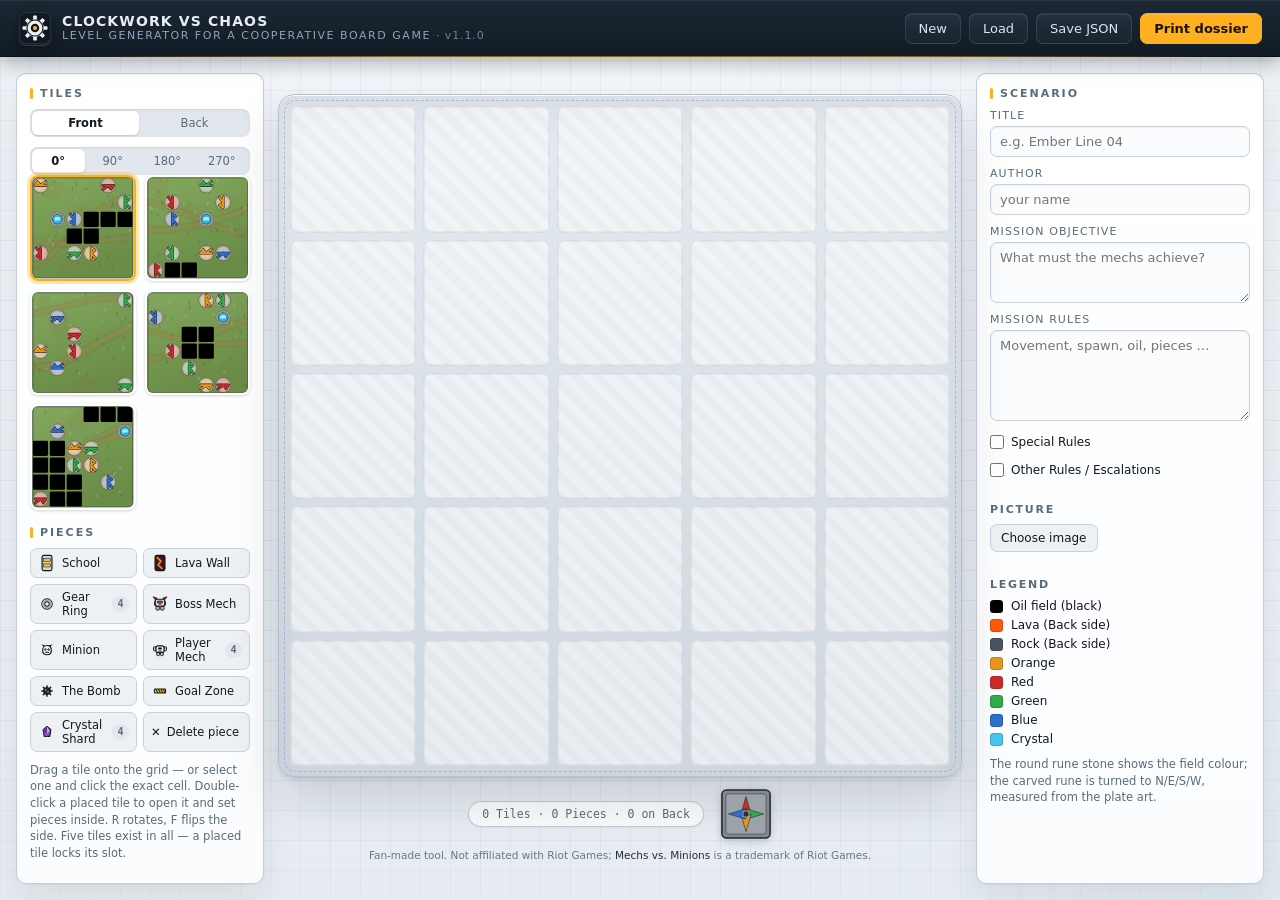
<file: index.html>
<!doctype html>
<html lang="en">
<head>
<meta charset="utf-8">
<meta name="viewport" content="width=device-width, initial-scale=1">
<title>Clockwork vs Chaos — Level generator for a cooperative board game</title>
<meta name="description" content="Scenario editor for double-sided oil-line plates on a 6×6 grid.">
<link rel="icon" href="assets/logo.svg" type="image/svg+xml">
<link rel="stylesheet" href="assets/styles.css">
</head>
<body>

<header class="topbar">
  <a class="brand" href="./">
    <img src="assets/logo.svg" alt="" width="34" height="34">
    <span>
      <strong>Clockwork vs Chaos</strong>
      <em>Level generator for a cooperative board game <b id="app-version" class="version"></b></em>
    </span>
  </a>

  <div class="topbar-actions">
    <button id="btn-new" class="btn" type="button">New</button>
    <button id="btn-load" class="btn" type="button">Load</button>
    <button id="btn-save" class="btn" type="button">Save JSON</button>
    <button id="btn-print" class="btn btn-primary" type="button">Print dossier</button>
    <input id="file-input" type="file" accept="application/json,.json" hidden>
  </div>
</header>

<main class="workspace">

  <aside class="panel palette">
    <h2>Tiles</h2>

    <div class="seg" id="face-toggle">
      <button type="button" data-face="front" class="is-active">Front</button>
      <button type="button" data-face="back">Back</button>
    </div>

    <div class="seg" id="rot-toggle">
      <button type="button" data-rot="0" class="is-active">0°</button>
      <button type="button" data-rot="1">90°</button>
      <button type="button" data-rot="2">180°</button>
      <button type="button" data-rot="3">270°</button>
    </div>

    <div class="tile-grid" id="palette-tiles"></div>

    <h2 style="margin-top:16px">Pieces</h2>
    <div class="piece-grid" id="palette-pieces"></div>

    <p class="hint">
      Drag a tile onto the grid — or select one and click the exact cell.
      Double-click a placed tile to open it and set pieces inside.
      <kbd>R</kbd> rotates, <kbd>F</kbd> flips the side. Five tiles exist in
      all — a placed tile locks its slot.
    </p>
  </aside>

  <section class="board-wrap">
    <div class="board" id="board"></div>
    <div class="board-foot">
      <p class="board-hint" id="board-hint"></p>
      <button class="compass" id="compass" type="button"></button>
    </div>

    <p class="fan-note">
      Fan-made tool. Not affiliated with Riot Games; <em>Mechs vs. Minions</em>
      is a trademark of Riot Games.
    </p>
  </section>

  <aside class="panel side">
    <h2>Scenario</h2>

    <label>Title
      <input id="f-title" type="text" maxlength="80" placeholder="e.g. Ember Line 04">
    </label>
    <label>Author
      <input id="f-author" type="text" maxlength="80" placeholder="your name">
    </label>
    <label>Mission Objective
      <textarea id="f-objective" rows="3" placeholder="What must the mechs achieve?"></textarea>
    </label>
    <label>Mission Rules
      <textarea id="f-rules" rows="5" placeholder="Movement, spawn, oil, pieces …"></textarea>
    </label>

    <label class="check">
      <input id="f-special-on" type="checkbox"> Special Rules
    </label>
    <div class="sub" id="special-box" hidden>
      <textarea id="f-special" rows="4" placeholder="Special rules …"></textarea>
      <div class="chips" id="special-topics"></div>
    </div>

    <label class="check">
      <input id="f-other-on" type="checkbox"> Other Rules / Escalations
    </label>
    <div class="sub" id="other-box" hidden>
      <textarea id="f-other" rows="4" placeholder="Other rules …"></textarea>
    </div>

    <h3>Picture</h3>
    <div class="picture">
      <input id="f-image" type="file" accept="image/*" hidden>
      <button id="btn-image" class="btn-inline" type="button">Choose image</button>
      <button id="btn-image-clear" class="btn-inline" type="button" hidden>Remove</button>
      <img id="image-preview" alt="" hidden>
    </div>

    <div class="legend">
      <h3>Legend</h3>
      <ul>
        <li><span class="sw sw-oil"></span>Oil field (black)</li>
        <li><span class="sw sw-lava"></span>Lava (Back side)</li>
        <li><span class="sw sw-rock"></span>Rock (Back side)</li>
        <li><span class="sw sw-ochre"></span>Orange</li>
        <li><span class="sw sw-red"></span>Red</li>
        <li><span class="sw sw-green"></span>Green</li>
        <li><span class="sw sw-blue"></span>Blue</li>
        <li><span class="sw sw-crystal"></span>Crystal</li>
      </ul>
      <p class="hint">The round rune stone shows the field colour; the carved
      rune is turned to N/E/S/W, measured from the plate art.</p>
    </div>
  </aside>

</main>

<div class="toast" id="toast"></div>

<div class="zoom" id="zoom" hidden>
  <div class="zoom-scrim" data-zoom-close="1"></div>

  <div class="zoom-card" role="dialog" aria-modal="true" aria-labelledby="zoom-title">
    <div class="zoom-head">
      <h2 id="zoom-title">Tile</h2>
      <div class="zoom-actions">
        <button type="button" class="btn" data-zoom-act="rot" title="Turn the selected piece a quarter turn">⟳ Rotate piece</button>
        <button type="button" class="btn" data-zoom-act="flip" title="Turn the plate over">⇅ Flip tile</button>
        <button type="button" class="btn btn-primary" data-zoom-close="1">Done</button>
      </div>
    </div>

    <div class="zoom-body">
      <div class="zoom-stage">
        <div class="zoom-plate" id="zoom-plate"></div>
        <p class="zoom-status" id="zoom-status"></p>
      </div>

      <aside class="zoom-side">
        <h3>Pieces</h3>
        <div class="piece-grid" id="zoom-pieces"></div>
        <p class="hint">
          <strong>Move</strong> drags a placed piece. Pick a piece to stamp it
          — it stays under the cursor so one gesture places and slides it. Once
          its last copy is placed the tool returns to <strong>Move</strong>.
          Select a piece and press <strong>⟳ Rotate piece</strong> to turn it on
          the spot. <strong>Remove</strong> deletes the piece on top.
          <kbd>Esc</kbd> closes.
        </p>
      </aside>
    </div>
  </div>
</div>

<script src="js/tiles.js"></script>
<script src="js/render.js"></script>
<script src="js/app.js"></script>
</body>
</html>
</file>
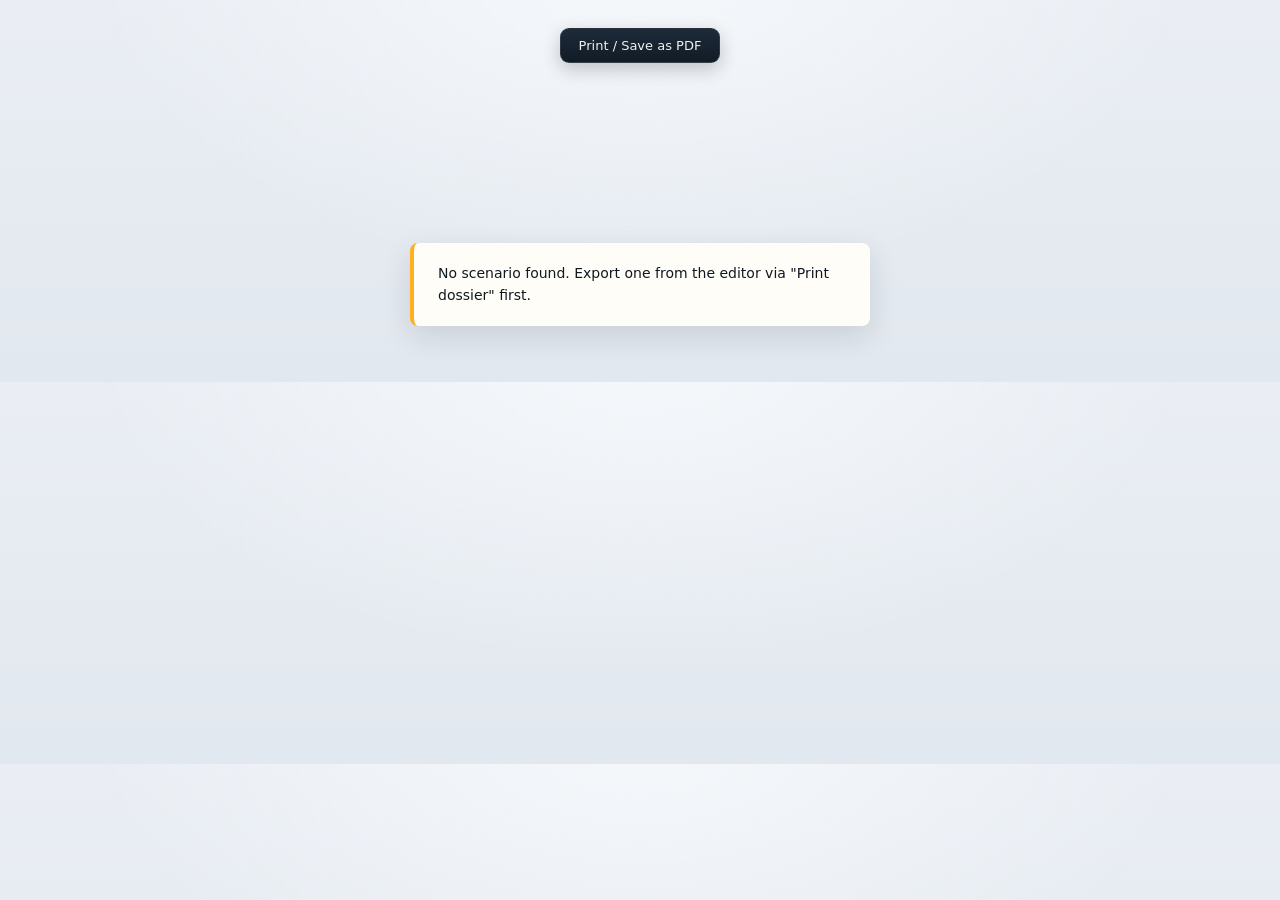
<file: dossier.html>
<!doctype html>
<html lang="en">
<head>
<meta charset="utf-8">
<meta name="viewport" content="width=device-width, initial-scale=1">
<title>Clockwork vs Chaos — Dossier</title>
<link rel="icon" href="assets/logo.svg" type="image/svg+xml">
<style>
  :root {
    --ink: #101820;
    --ink-soft: #5f6f7d;
    --line: #d6dde4;
    --line-soft: #e9edf1;
    --paper: #fffdf9;
    --sheet: #e6ebf1;
    --chrome: #16202b;
    --amber: #ffb020;
    --sans: system-ui, -apple-system, "Segoe UI", Roboto, "Helvetica Neue", Arial, sans-serif;
    --serif: "Iowan Old Style", "Palatino Linotype", Palatino, Georgia, serif;
    --mono: ui-monospace, "SF Mono", "Cascadia Code", Menlo, Consolas, monospace;
  }

  * { box-sizing: border-box; }

  body {
    margin: 0;
    padding: 28px 16px 56px;
    background:
      radial-gradient(900px 520px at 50% -8%, #f5f8fb 0%, rgba(245, 248, 251, 0) 60%),
      linear-gradient(180deg, #eaeef4 0%, #e2e8ef 100%);
    color: var(--ink);
    font-family: var(--sans);
    -webkit-font-smoothing: antialiased;
  }

  /* -------------------------------------------------------------- toolbar -- */

  .toolbar {
    position: sticky;
    top: 0;
    z-index: 10;
    display: flex;
    justify-content: center;
    gap: 8px;
    padding: 0 0 18px;
  }

  .toolbar button {
    padding: 9px 18px;
    border: 1px solid rgba(255, 255, 255, .10);
    border-radius: 9px;
    background: linear-gradient(180deg, #1d2b39 0%, #121b25 100%);
    color: #eef1f4;
    font: inherit;
    font-size: 13px;
    cursor: pointer;
    box-shadow: 0 6px 18px rgba(10, 16, 23, .22);
  }

  .toolbar button:hover { background: linear-gradient(180deg, #27394a 0%, #1a2632 100%); }

  /* ---------------------------------------------------------------- sheet -- */

  .page {
    position: relative;
    display: flex;
    flex-direction: column;
    width: 210mm;
    min-height: 297mm;
    margin: 0 auto 20px;
    background: var(--paper);
    border-top: 3mm solid var(--chrome);
    box-shadow:
      0 2px 6px rgba(16, 24, 32, .14),
      0 24px 48px rgba(16, 24, 32, .12);
    overflow: hidden;
    page-break-after: always;
    break-after: page;
  }

  .page:last-child { page-break-after: auto; break-after: auto; }

  .page-body {
    flex: 1;
    padding: 6mm 18mm 8mm;
  }

  .page-body > h3:first-child,
  .page-body > h2:first-child { margin-top: 0; }

  .page-head {
    display: flex;
    align-items: center;
    gap: 3mm;
    margin: 0 18mm;
    padding: 10mm 0 2.5mm;
    border-bottom: 1px solid var(--line-soft);
    font-family: var(--mono);
    font-size: 7.5pt;
    letter-spacing: .14em;
    text-transform: uppercase;
    color: var(--ink-soft);
  }

  .page-head img {
    display: block;
    width: 5.5mm;
    height: 5.5mm;
    border-radius: 1.2mm;
  }

  .page-head .head-brand { color: var(--ink); }

  .page-head .head-section {
    margin-left: auto;
    color: var(--ink);
  }

  .page--cover .page-body { padding: 16mm 18mm 8mm; }

  .page-foot {
    display: flex;
    align-items: baseline;
    justify-content: space-between;
    gap: 8mm;
    margin: 0 18mm 9mm;
    padding-top: 3mm;
    border-top: 1px solid var(--line-soft);
    font-family: var(--mono);
    font-size: 8pt;
    letter-spacing: .1em;
    text-transform: uppercase;
    color: var(--ink-soft);
  }

  .page-foot .foot-num { color: var(--ink); flex: none; }

  .page-foot .foot-version {
    text-transform: none;
    letter-spacing: .06em;
    color: var(--ink);
  }

  /* ----------------------------------------------------------------- cover -- */

  .page--cover .page-body {
    display: flex;
    flex-direction: column;
    align-items: center;
    justify-content: center;
    text-align: center;
  }

  .cover-watermark {
    display: none;
  }

  .page--cover::before {
    content: "";
    position: absolute;
    inset: 8mm;
    border: 1px solid var(--line);
    border-radius: 1.5mm;
    pointer-events: none;
  }

  .cover-logo img {
    display: block;
    width: 26mm;
    height: 26mm;
    border-radius: 5mm;
    box-shadow: 0 2mm 6mm rgba(16, 24, 32, .18);
  }

  .kicker {
    margin: 9mm 0 0;
    font-family: var(--mono);
    font-size: 8.5pt;
    letter-spacing: .28em;
    text-transform: uppercase;
    color: var(--ink-soft);
  }

  .cover-title {
    margin: 4mm 0 3mm;
    font-family: var(--serif);
    font-size: 34pt;
    line-height: 1.12;
    font-weight: 600;
    letter-spacing: -.01em;
    max-width: 150mm;
  }

  .byline {
    margin: 0;
    font-size: 11pt;
    color: var(--ink-soft);
  }

  .facts {
    display: flex;
    gap: 9mm;
    margin: 12mm 0 0;
    padding: 5mm 8mm;
    border-top: 1px solid var(--line);
    border-bottom: 1px solid var(--line);
  }

  .facts div { text-align: center; }

  .facts dt {
    font-family: var(--mono);
    font-size: 7.5pt;
    letter-spacing: .18em;
    text-transform: uppercase;
    color: var(--ink-soft);
  }

  .facts dd {
    margin: 1.5mm 0 0;
    font-family: var(--serif);
    font-size: 17pt;
  }

  .cover-foot {
    margin: 14mm 0 0;
    font-family: var(--mono);
    font-size: 8pt;
    letter-spacing: .12em;
    text-transform: uppercase;
    color: var(--ink-soft);
  }

  /* -------------------------------------------------------------- headings -- */

  .page h2 {
    display: flex;
    align-items: center;
    gap: 3mm;
    margin: 0 0 7mm;
    padding-bottom: 3mm;
    border-bottom: 1.4pt solid var(--ink);
    font-size: 11pt;
    letter-spacing: .2em;
    text-transform: uppercase;
  }

  .page h2::before {
    content: "";
    width: 3mm;
    height: 3mm;
    flex: none;
    border-radius: .6mm;
    background: var(--amber);
  }

  .page h3 {
    margin: 8mm 0 3mm;
    font-family: var(--mono);
    font-size: 8.5pt;
    letter-spacing: .18em;
    text-transform: uppercase;
    color: var(--ink-soft);
  }

  /* ------------------------------------------------------------------ map -- */

  .figure { margin: 0; }

  .board-figure {
    display: grid;
    grid-template-columns: 8mm minmax(0, 1fr);
    grid-template-rows: 8mm auto;
    gap: 2mm;
    break-inside: avoid;
  }

  .fig-cols {
    grid-area: 1 / 2 / 2 / 3;
    display: grid;
    grid-template-columns: repeat(5, 1fr);
    align-items: center;
    text-align: center;
  }

  .fig-rows {
    grid-area: 2 / 1 / 3 / 2;
    display: grid;
    grid-template-rows: repeat(5, 1fr);
    align-items: center;
    text-align: center;
  }

  .fig-cols span,
  .fig-rows span {
    font-family: var(--mono);
    font-size: 7.5pt;
    letter-spacing: .1em;
    color: var(--ink-soft);
  }

  .map {
    grid-area: 2 / 2 / 3 / 3;
    display: grid;
    grid-template-columns: repeat(5, 1fr);
    gap: 2.5mm;
    padding: 3mm;
    background: #f6f8fa;
    border: 1px solid var(--line);
    border-radius: 2.5mm;
  }

  .slot {
    aspect-ratio: 1;
    border-radius: 1.5mm;
    overflow: hidden;
  }

  .slot svg { display: block; width: 100%; height: 100%; }

  .slot.empty {
    background: repeating-linear-gradient(45deg, #ffffff 0 1.4mm, #eef1f4 1.4mm 2.8mm);
    box-shadow: inset 0 0 0 1px var(--line-soft);
  }

  .fig-cap {
    display: flex;
    justify-content: space-between;
    gap: 6mm;
    margin: 3mm 0 0;
    font-family: var(--mono);
    font-size: 7.5pt;
    letter-spacing: .1em;
    text-transform: uppercase;
    color: var(--ink-soft);
  }

  /* ------------------------------------------------------------- compass -- */

  .compass-row {
    display: flex;
    align-items: center;
    gap: 4mm;
    margin: 5mm 0 0;
    padding: 3.5mm 4mm;
    background: #f6f8fa;
    border: 1px solid var(--line);
    border-radius: 2.5mm;
    break-inside: avoid;
  }

  .compass-art { width: 18mm; flex: none; }
  .compass-art svg { display: block; width: 100%; height: auto; }

  .compass-meta { display: flex; flex-direction: column; gap: 1mm; }

  .compass-meta strong {
    font-size: 10.5pt;
    letter-spacing: .08em;
  }

  .compass-meta span {
    font-family: var(--mono);
    font-size: 7.5pt;
    letter-spacing: .08em;
    text-transform: uppercase;
    color: var(--ink-soft);
  }

  /* ---------------------------------------------------------------- prose -- */

  .para {
    margin: 0 0 3.5mm;
    font-family: var(--serif);
    font-size: 11pt;
    line-height: 1.68;
  }

  .callout .para:last-child { margin-bottom: 0; }

  .topic-list {
    margin: 0 0 6mm;
    padding-left: 5mm;
    font-family: var(--sans);
    font-size: 10pt;
    line-height: 1.7;
  }

  .topic-list li { margin-bottom: 1mm; }

  .callout {
    padding: 5mm 6mm;
    background: #fbf6ea;
    border-left: 1.2mm solid var(--amber);
    border-radius: 0 1.5mm 1.5mm 0;
  }

  .muted { color: var(--ink-soft); }

  /* ---------------------------------------------------------------- tiles -- */

  .tile-grid {
    display: grid;
    grid-template-columns: repeat(2, 1fr);
    gap: 5mm;
    margin: 0;
    padding: 0;
    list-style: none;
  }

  .tile-card {
    display: flex;
    align-items: center;
    gap: 5mm;
    padding: 4mm;
    background: #ffffff;
    border: 1px solid var(--line);
    border-radius: 2.5mm;
    break-inside: avoid;
  }

  .tile-card .art { width: 26mm; flex: none; aspect-ratio: 1; }

  .tile-meta { display: flex; flex-direction: column; gap: 1.5mm; }
  .tile-meta strong { font-size: 12pt; letter-spacing: .1em; }
  .tile-meta span {
    font-family: var(--mono);
    font-size: 8pt;
    letter-spacing: .12em;
    text-transform: uppercase;
    color: var(--ink-soft);
  }

  .tile-meta .tile-pieces {
    font-family: var(--sans);
    font-size: 8.5pt;
    line-height: 1.35;
    letter-spacing: 0;
    text-transform: none;
    color: var(--ink);
  }

  /* --------------------------------------------------------------- figure -- */

  .setup-frame {
    padding: 3mm;
    background: #ffffff;
    border: 1px solid var(--line);
    border-radius: 2mm;
    break-inside: avoid;
  }

  .setup-frame img {
    display: block;
    width: 100%;
    height: auto;
    border-radius: 1mm;
  }

  .page--setup .page-body {
    padding-top: 6mm;
  }

  .figure-wrap { margin: 0; }

  /* --------------------------------------------------------------- notice -- */

  .notice {
    max-width: 460px;
    margin: 18vh auto 0;
    padding: 20px 24px;
    background: #fffdf7;
    border-left: 4px solid var(--amber);
    border-radius: 8px;
    box-shadow: 0 10px 30px rgba(16, 24, 32, .12);
    font-size: 14px;
    line-height: 1.55;
  }

  /* ---------------------------------------------------------------- print -- */

  @media print {
    @page { size: A4; margin: 0; }

    html, body { background: #ffffff; }

    body { padding: 0; }

    .toolbar { display: none; }

    .page {
      margin: 0;
      width: auto;
      min-height: 297mm;
      box-shadow: none;
    }

    * {
      -webkit-print-color-adjust: exact;
      print-color-adjust: exact;
    }
  }

  /* The sheet always stays A4 — also in a narrow browser window — so the
     preview and the printed page measure the same and pagination holds. */
  @media screen and (max-width: 900px) {
    body { padding: 12px 6px 40px; }
    .toolbar { padding-bottom: 12px; }
  }
</style>
</head>
<body>

<div class="toolbar">
  <button id="btn-print" type="button">Print / Save as PDF</button>
</div>

<div id="pages"></div>

<script src="js/tiles.js"></script>
<script src="js/render.js"></script>
<script src="js/print.js"></script>
</body>
</html>
</file>
<file: assets/styles.css>
/* Clockwork vs Chaos — level generator. Original visual language: technical drawing. */

:root {
  --paper: #eef1f4;
  --paper-2: #e2e7ed;
  --card: #ffffff;
  --ink: #101820;
  --ink-soft: #5a6b7a;
  --line: #c8d2dc;
  --chrome: #16202b;
  --chrome-2: #1d2a37;
  --chrome-line: #2b3a47;
  --amber: #ffb020;
  --ochre: #e8961e;
  --red: #cf2b2b;
  --green: #2fae4a;
  --blue: #2f6fd0;
  --crystal: #46c8f0;
  --lava: #ff5a0a;
  --rock: #4b5560;
  --oil: #000000;

  --radius: 10px;
  --shadow: 0 1px 2px rgba(16, 24, 32, .14), 0 10px 26px rgba(16, 24, 32, .08);
  --mono: ui-monospace, "SF Mono", "Cascadia Code", Menlo, Consolas, monospace;
  --sans: system-ui, -apple-system, "Segoe UI", Roboto, "Helvetica Neue", Arial, sans-serif;
}

* { box-sizing: border-box; }

[hidden] { display: none !important; }

html, body { height: 100%; }

body {
  margin: 0;
  display: grid;
  grid-template-rows: auto minmax(0, 1fr);
  overflow: hidden;
  font-family: var(--sans);
  color: var(--ink);
  background:
    radial-gradient(1100px 680px at 50% -8%, #f9fbfd 0%, rgba(249, 251, 253, 0) 62%),
    radial-gradient(900px 620px at 108% 108%, #dfe7ef 0%, rgba(223, 231, 239, 0) 58%),
    linear-gradient(180deg, #eef2f7 0%, #e6ecf2 100%);
  -webkit-font-smoothing: antialiased;
}

/* Drafting-table grid behind everything. */
body::before {
  content: "";
  position: fixed;
  inset: 0;
  z-index: 0;
  pointer-events: none;
  background-image:
    linear-gradient(rgba(24, 42, 60, .055) 1px, transparent 1px),
    linear-gradient(90deg, rgba(24, 42, 60, .055) 1px, transparent 1px);
  background-size: 30px 30px;
  -webkit-mask-image: radial-gradient(125% 95% at 50% 42%, #000 35%, transparent 100%);
  mask-image: radial-gradient(125% 95% at 50% 42%, #000 35%, transparent 100%);
}

/* ------------------------------------------------------------- top bar -- */

.topbar {
  position: relative;
  z-index: 2;
  display: flex;
  align-items: center;
  justify-content: space-between;
  gap: 16px;
  padding: 11px 18px;
  background: linear-gradient(180deg, #1b2834 0%, #121b25 100%);
  color: #e7eef5;
  border-bottom: 1px solid #0b1116;
  box-shadow:
    inset 0 1px 0 rgba(255, 255, 255, .07),
    0 6px 20px rgba(10, 16, 23, .30);
}

.topbar::after {
  content: "";
  position: absolute;
  left: 0;
  right: 0;
  bottom: -2px;
  height: 2px;
  background: linear-gradient(90deg, transparent 4%, rgba(255, 176, 32, .55) 30%, rgba(255, 176, 32, .55) 70%, transparent 96%);
}

.brand {
  display: flex;
  align-items: center;
  gap: 10px;
  min-width: 0;
  text-decoration: none;
  color: inherit;
}

.brand span { min-width: 0; }

.brand img {
  display: block;
  border-radius: 9px;
  box-shadow: 0 1px 0 rgba(255, 255, 255, .18), 0 4px 12px rgba(0, 0, 0, .35);
}

.brand strong {
  display: block;
  font-size: 14px;
  letter-spacing: .08em;
  text-transform: uppercase;
}

.brand em {
  display: block;
  font-style: normal;
  font-size: 11px;
  letter-spacing: .14em;
  line-height: 1.35;
  text-transform: uppercase;
  color: #8fa4b8;
}

.brand .version {
  font-weight: 400;
  color: #6f8498;
  text-transform: none;
  letter-spacing: .08em;
}

.brand .version::before { content: "· "; }

.topbar-actions { display: flex; flex-wrap: wrap; gap: 8px; }

.btn {
  padding: 7px 13px;
  border-radius: 7px;
  border: 1px solid rgba(255, 255, 255, .10);
  background: linear-gradient(180deg, #22303e 0%, #18242f 100%);
  color: #dbe6f0;
  font: inherit;
  font-size: 13px;
  cursor: pointer;
  box-shadow: inset 0 1px 0 rgba(255, 255, 255, .07);
  transition: background .12s ease, border-color .12s ease, transform .06s ease;
}

.btn:hover { background: linear-gradient(180deg, #2a3b4c 0%, #223140 100%); border-color: #3b5270; }
.btn:active { transform: translateY(1px); }

.btn-primary {
  background: var(--amber);
  border-color: var(--amber);
  color: #1a1206;
  font-weight: 600;
}

.btn-primary:hover { background: #ffc24d; border-color: #ffc24d; }

/* ------------------------------------------------------------ workspace -- */

.workspace {
  position: relative;
  z-index: 1;
  display: grid;
  grid-template-columns: 248px minmax(0, 1fr) 288px;
  gap: 14px;
  padding: 16px;
  min-height: 0;
}

.panel {
  background: linear-gradient(180deg, #ffffff 0%, #fbfcfe 100%);
  border: 1px solid rgba(186, 198, 210, .85);
  border-radius: var(--radius);
  box-shadow:
    inset 0 1px 0 rgba(255, 255, 255, .9),
    0 1px 2px rgba(16, 24, 32, .05),
    0 16px 34px rgba(16, 24, 32, .07);
  padding: 13px;
  overflow: auto;
  min-height: 0;
}

.panel h2 {
  display: flex;
  align-items: center;
  gap: 7px;
  margin: 0 0 9px;
  font-size: 11px;
  letter-spacing: .18em;
  text-transform: uppercase;
  color: var(--ink-soft);
}

.panel h2::before {
  content: "";
  width: 3px;
  height: 11px;
  border-radius: 2px;
  background: var(--amber);
}

.panel h2 + .seg { margin-bottom: 10px; }

.panel h3 {
  display: flex;
  align-items: center;
  gap: 7px;
  margin: 16px 0 8px;
  padding-top: 10px;
  border-top: 1px solid var(--line-soft);
  font-size: 11px;
  letter-spacing: .16em;
  text-transform: uppercase;
  color: var(--ink-soft);
}

/* segmented controls */

.seg {
  display: flex;
  gap: 2px;
  padding: 2px;
  background: var(--paper-2);
  border-radius: 8px;
  box-shadow: inset 0 1px 2px rgba(16, 24, 32, .10);
}

.seg button {
  flex: 1;
  padding: 5px 4px;
  border: 0;
  border-radius: 6px;
  background: transparent;
  color: var(--ink-soft);
  font: inherit;
  font-size: 11.5px;
  cursor: pointer;
}

.seg button.is-active {
  background: var(--card);
  color: var(--ink);
  font-weight: 600;
  box-shadow: 0 1px 2px rgba(16, 24, 32, .16);
}

/* ------------------------------------------------------------- palette -- */

.tile-grid {
  display: grid;
  grid-template-columns: repeat(2, 1fr);
  gap: 9px;
}

.tile-btn {
  position: relative;
  padding: 0;
  aspect-ratio: 1;
  border: 2px solid transparent;
  border-radius: 8px;
  background: var(--card);
  cursor: pointer;
  overflow: hidden;
  box-shadow: 0 1px 3px rgba(16, 24, 32, .18);
  transition: border-color .12s ease, transform .12s ease;
}

.tile-btn svg { display: block; width: 100%; height: 100%; }

.tile-btn:hover { transform: translateY(-1px); border-color: var(--line); }

.tile-btn.is-active {
  border-color: var(--amber);
  box-shadow: 0 0 0 3px rgba(255, 176, 32, .32);
}

.tile-btn.is-used {
  border-color: transparent;
  cursor: not-allowed;
  box-shadow: none;
  transform: none;
}

.tile-btn.is-used svg { opacity: .28; }

.tile-btn.is-used::after {
  content: "✓";
  position: absolute;
  top: 4px;
  right: 4px;
  width: 19px;
  height: 19px;
  display: grid;
  place-items: center;
  border-radius: 50%;
  background: #1d7a3a;
  color: #ffffff;
  font-size: 12px;
  line-height: 1;
  box-shadow: 0 1px 3px rgba(0, 0, 0, .35);
}

.piece-grid {
  display: grid;
  grid-template-columns: repeat(2, 1fr);
  gap: 6px;
}

.piece-btn {
  display: flex;
  align-items: center;
  gap: 6px;
  padding: 5px 7px;
  border: 1px solid var(--line);
  border-radius: 7px;
  background: var(--paper);
  font: inherit;
  font-size: 11.5px;
  color: var(--ink);
  cursor: grab;
  text-align: left;
}

.piece-btn svg { width: 18px; height: 18px; flex: none; }

.piece-btn.is-active {
  border-color: var(--amber);
  box-shadow: 0 0 0 2px rgba(255, 176, 32, .32);
}

.piece-btn.is-used {
  cursor: not-allowed;
  color: var(--ink-soft);
  background: var(--paper-2);
  border-style: dashed;
}

.piece-btn.is-used svg { opacity: .4; }

.piece-btn.is-used::after {
  content: "✓";
  margin-left: auto;
  color: #1d7a3a;
  font-weight: 700;
}

.piece-count {
  margin-left: auto;
  min-width: 17px;
  padding: 0 4px;
  border-radius: 999px;
  background: var(--paper-2);
  color: var(--ink-soft);
  font: 600 10px/16px var(--mono);
  text-align: center;
}

.hint {
  margin: 10px 0 0;
  font-size: 11.5px;
  line-height: 1.45;
  color: var(--ink-soft);
}

.fan-note {
  margin: -2px 0 0;
  font-size: 10.5px;
  line-height: 1.4;
  color: var(--ink-soft);
  text-align: center;
  opacity: .9;
}

.fan-note em {
  font-style: normal;
  color: var(--ink);
}

/* --------------------------------------------------------------- board -- */

.board-wrap {
  display: flex;
  flex-direction: column;
  align-items: center;
  justify-content: center;
  gap: 10px;
  min-height: 0;
  min-width: 0;
}

.board {
  position: relative;
  display: grid;
  grid-template-columns: repeat(5, 1fr);
  grid-template-rows: repeat(5, 1fr);
  gap: 7px;
  width: min(100%, calc(100vh - 190px));
  aspect-ratio: 1;
  padding: 11px;
  border-radius: 16px;
  background: linear-gradient(180deg, #e4eaf1 0%, #d6dee6 60%, #ced7e0 100%);
  border: 1px solid #b2bfcc;
  box-shadow:
    inset 0 1px 0 rgba(255, 255, 255, .85),
    inset 0 -1px 0 rgba(120, 138, 156, .22),
    inset 0 20px 38px rgba(16, 24, 32, .06),
    0 2px 4px rgba(16, 24, 32, .07),
    0 22px 48px rgba(16, 24, 32, .14);
}

/* Registration frame of the drafting plate. */
.board::after {
  content: "";
  position: absolute;
  inset: 5px;
  border-radius: 12px;
  border: 1px dashed rgba(112, 133, 155, .40);
  pointer-events: none;
}

.cell {
  position: relative;
  border-radius: 7px;
  background: #ffffff;
  box-shadow: 0 1px 2px rgba(16, 24, 32, .14), 0 0 0 1px rgba(16, 24, 32, .055);
  overflow: hidden;
  cursor: pointer;
}

.cell svg { display: block; width: 100%; height: 100%; }

.cell.is-empty {
  background:
    repeating-linear-gradient(45deg, rgba(16, 24, 32, .025) 0 8px, rgba(16, 24, 32, 0) 8px 16px),
    rgba(255, 255, 255, .55);
  box-shadow: inset 0 0 0 1.5px rgba(16, 24, 32, .085);
}

.cell.is-empty::after {
  content: "+";
  position: absolute;
  inset: 0;
  display: grid;
  place-items: center;
  font-size: 18px;
  color: rgba(16, 24, 32, .22);
  opacity: 0;
  transition: opacity .12s ease;
}

.cell.is-empty:hover::after { opacity: 1; }

.cell:hover {
  box-shadow:
    0 5px 14px rgba(16, 24, 32, .16),
    0 0 0 2px rgba(255, 176, 32, .62);
}

.ctrls {
  position: absolute;
  top: 3px;
  right: 3px;
  display: none;
  gap: 2px;
}

.cell:hover .ctrls { display: flex; }

.ctrls button {
  width: 20px;
  height: 20px;
  display: grid;
  place-items: center;
  padding: 0;
  border: 0;
  border-radius: 4px;
  background: rgba(16, 24, 32, .82);
  color: #eef1f4;
  font-size: 11px;
  line-height: 1;
  cursor: pointer;
}

.ctrls button:hover { background: var(--ink); }

.ctrls button[data-act="del"]:hover { background: var(--ember); }

.board-hint {
  margin: 0;
  padding: 5px 13px;
  border: 1px solid rgba(186, 198, 210, .9);
  border-radius: 999px;
  background: rgba(255, 255, 255, .78);
  box-shadow: 0 1px 2px rgba(16, 24, 32, .06);
  font-family: var(--mono);
  font-size: 11.5px;
  color: var(--ink-soft);
}

.board-foot {
  display: flex;
  align-items: center;
  gap: 16px;
}

.compass {
  width: 52px;
  height: 52px;
  flex: none;
  padding: 0;
  border: 0;
  border-radius: 9px;
  background: none;
  cursor: pointer;
  filter: drop-shadow(0 2px 5px rgba(16, 24, 32, .22));
}

.compass svg { display: block; width: 100%; height: 100%; }

.compass:hover {
  box-shadow: 0 0 0 3px rgba(255, 176, 32, .35);
}

.cell[draggable="true"] { cursor: grab; }
.cell[draggable="true"]:active { cursor: grabbing; }

.cell.is-drop {
  box-shadow: 0 0 0 3px var(--amber);
}

.ghost {
  position: absolute;
  z-index: 6;
  pointer-events: none;
  border: 2px dashed var(--amber);
  border-radius: 5px;
  background: rgba(255, 176, 32, .22);
}

.ghost.is-tile {
  border: 3px solid var(--amber);
  background: rgba(255, 176, 32, .10);
}

.ghost[hidden] {
  display: none;
}

/* ----------------------------------------------------------- inspector -- */

.side label {
  display: block;
  margin-bottom: 10px;
  font-size: 11px;
  letter-spacing: .1em;
  text-transform: uppercase;
  color: var(--ink-soft);
}

.side input,
.side textarea {
  display: block;
  width: 100%;
  margin-top: 4px;
  padding: 7px 9px;
  border: 1px solid var(--line);
  border-radius: 7px;
  background: #fbfcfe;
  box-shadow: inset 0 1px 2px rgba(16, 24, 32, .06);
  font-family: var(--sans);
  font-size: 13px;
  letter-spacing: normal;
  text-transform: none;
  color: var(--ink);
  resize: vertical;
  transition: border-color .12s ease, box-shadow .12s ease, background .12s ease;
}

.side input:focus,
.side textarea:focus {
  outline: none;
  background: #ffffff;
  border-color: var(--amber);
  box-shadow: 0 0 0 3px rgba(255, 176, 32, .25);
}

.side label.check {
  display: flex;
  align-items: center;
  gap: 7px;
  margin: 14px 0 6px;
  font-size: 12px;
  letter-spacing: 0;
  text-transform: none;
  color: var(--ink);
  cursor: pointer;
}

.side label.check input {
  width: 14px;
  height: 14px;
  margin: 0;
  accent-color: var(--amber);
}

.sub { margin-bottom: 8px; }

.chips {
  display: flex;
  flex-wrap: wrap;
  gap: 5px;
  margin-top: 6px;
}

.chip {
  padding: 4px 9px;
  border: 1px solid var(--line);
  border-radius: 999px;
  background: var(--paper);
  font: inherit;
  font-size: 10.5px;
  color: var(--ink-soft);
  cursor: pointer;
}

.chip.is-on {
  background: var(--amber);
  border-color: var(--amber);
  color: #23180a;
  font-weight: 600;
}

.picture {
  display: flex;
  flex-wrap: wrap;
  gap: 6px;
  align-items: center;
}

.btn-inline {
  padding: 6px 10px;
  border: 1px solid var(--line);
  border-radius: 7px;
  background: var(--paper);
  font: inherit;
  font-size: 12px;
  color: var(--ink);
  cursor: pointer;
}

.btn-inline:hover { border-color: var(--amber); }

.picture img {
  display: block;
  width: 100%;
  margin-top: 6px;
  border-radius: 7px;
  border: 1px solid var(--line);
}

.legend ul {
  margin: 0;
  padding: 0;
  list-style: none;
  display: grid;
  gap: 5px;
  font-size: 12px;
  color: var(--ink);
}

.legend li { display: flex; align-items: center; gap: 8px; }

.sw {
  width: 13px;
  height: 13px;
  border-radius: 3.5px;
  flex: none;
  box-shadow: inset 0 0 0 1px rgba(16, 24, 32, .18);
}

.sw-oil { background: var(--oil); }
.sw-lava { background: var(--lava); }
.sw-rock { background: var(--rock); }
.sw-ochre { background: var(--ochre); }
.sw-red { background: var(--red); }
.sw-green { background: var(--green); }
.sw-blue { background: var(--blue); }
.sw-crystal { background: var(--crystal); }

/* ------------------------------------------------------------ tile zoom -- */

.zoom {
  position: fixed;
  inset: 0;
  z-index: 40;
  display: grid;
  place-items: center;
  padding: 18px;
}

.zoom-scrim {
  position: absolute;
  inset: 0;
  background: rgba(10, 16, 23, .55);
  -webkit-backdrop-filter: blur(3px) saturate(.85);
  backdrop-filter: blur(3px) saturate(.85);
}

.zoom-card {
  position: relative;
  display: flex;
  flex-direction: column;
  width: min(940px, 100%);
  max-height: min(720px, 100%);
  background: linear-gradient(180deg, #ffffff 0%, #fbfcfe 100%);
  border: 1px solid rgba(160, 175, 190, .8);
  border-radius: 14px;
  box-shadow:
    inset 0 1px 0 #ffffff,
    0 30px 80px rgba(6, 11, 17, .50);
  overflow: hidden;
  animation: zoom-in .15s ease-out both;
}

@keyframes zoom-in {
  from { opacity: 0; transform: scale(.94); }
  to   { opacity: 1; transform: scale(1); }
}

.zoom-head {
  display: flex;
  align-items: center;
  justify-content: space-between;
  gap: 12px;
  padding: 11px 14px;
  border-bottom: 1px solid var(--line);
  background: linear-gradient(180deg, #eef2f6 0%, #e5eaef 100%);
}

.zoom-head h2 {
  margin: 0;
  font: 600 13px/1.3 var(--mono);
  letter-spacing: .06em;
  text-transform: uppercase;
  color: var(--ink);
}

.zoom-actions { display: flex; gap: 7px; }

.zoom-actions .btn {
  background: #ffffff;
  border-color: var(--line);
  color: var(--ink);
  font-size: 12px;
  padding: 5px 11px;
  box-shadow: 0 1px 2px rgba(16, 24, 32, .08);
}

.zoom-actions .btn:hover { background: #f6f9fc; border-color: #a9b8c7; }

.zoom-actions .btn-primary {
  background: var(--amber);
  border-color: #e39a10;
  color: #1a1206;
  font-weight: 600;
}

.zoom-actions .btn-primary:hover { background: #ffc24d; border-color: #e39a10; }

.zoom-body {
  display: grid;
  grid-template-columns: minmax(0, 1fr) 226px;
  gap: 16px;
  padding: 14px;
  min-height: 0;
  overflow: auto;
}

.zoom-stage {
  display: grid;
  justify-items: center;
  align-content: start;
  gap: 8px;
  min-width: 0;
}

.zoom-plate {
  position: relative;
  width: min(100%, 560px, calc(100vh - 200px));
  aspect-ratio: 1;
  border-radius: 10px;
  overflow: hidden;
  touch-action: none;
  user-select: none;
  box-shadow: 0 2px 10px rgba(16, 24, 32, .18);
}

.zoom-layer svg { display: block; width: 100%; height: 100%; }

.zoom-grid {
  position: absolute;
  inset: 0;
  pointer-events: none;
  background-image:
    linear-gradient(to right, rgba(16, 24, 32, .18) 1px, transparent 1px),
    linear-gradient(to bottom, rgba(16, 24, 32, .18) 1px, transparent 1px);
  background-size: calc(100% / 6) calc(100% / 6);
}

.zoom-ghost {
  position: absolute;
  pointer-events: none;
  border: 2px dashed var(--amber);
  border-radius: 4px;
  background: rgba(255, 176, 32, .22);
}

.zoom-sel {
  position: absolute;
  pointer-events: none;
  border: 2px solid rgba(255, 255, 255, .9);
  border-radius: 4px;
  box-shadow:
    0 0 0 1px rgba(16, 24, 32, .55),
    inset 0 0 0 1px rgba(16, 24, 32, .35);
}

.zoom-status {
  margin: 0;
  font: 11px/1.4 var(--mono);
  letter-spacing: .04em;
  text-transform: uppercase;
  color: var(--ink-soft);
}

.zoom-side {
  display: flex;
  flex-direction: column;
  gap: 9px;
  min-width: 0;
}

.zoom-side h3 {
  margin: 0;
  font-size: 11px;
  letter-spacing: .14em;
  text-transform: uppercase;
  color: var(--ink-soft);
}

.zoom-side .hint { margin: 4px 0 0; }

/* ---------------------------------------------------------------- misc -- */

.toast {
  position: fixed;
  left: 50%;
  bottom: 24px;
  transform: translateX(-50%) translateY(12px);
  padding: 9px 18px;
  border-radius: 10px;
  border: 1px solid rgba(255, 255, 255, .10);
  background: linear-gradient(180deg, #1b2836 0%, #111a24 100%);
  color: #eef1f4;
  font-size: 13px;
  box-shadow: 0 10px 30px rgba(8, 13, 19, .38);
  opacity: 0;
  pointer-events: none;
  transition: opacity .18s ease, transform .18s ease;
}

.toast.is-visible {
  opacity: 1;
  transform: translateX(-50%) translateY(0);
}

/* ------------------------------------------------------------- details -- */

:focus-visible {
  outline: 2px solid var(--amber);
  outline-offset: 2px;
}

::selection {
  background: rgba(255, 176, 32, .35);
}

.panel,
.zoom-body {
  scrollbar-width: thin;
  scrollbar-color: rgba(112, 130, 148, .5) transparent;
}

.panel::-webkit-scrollbar,
.zoom-body::-webkit-scrollbar {
  width: 10px;
  height: 10px;
}

.panel::-webkit-scrollbar-track,
.zoom-body::-webkit-scrollbar-track {
  background: transparent;
}

.panel::-webkit-scrollbar-thumb,
.zoom-body::-webkit-scrollbar-thumb {
  border: 3px solid transparent;
  border-radius: 999px;
  background: rgba(112, 130, 148, .45);
  background-clip: content-box;
}

.panel::-webkit-scrollbar-thumb:hover,
.zoom-body::-webkit-scrollbar-thumb:hover {
  background: rgba(88, 106, 124, .7);
  background-clip: content-box;
}

@media (max-width: 1080px) {
  body {
    display: block;
    overflow: auto;
  }

  /* Stack into one centred column instead of stretching every panel wide. */
  .workspace {
    display: flex;
    flex-direction: column;
    align-items: center;
    gap: 14px;
    padding: 12px;
  }

  .panel {
    width: 100%;
    max-width: 760px;
    max-height: none;
    overflow: visible;
  }

  .board-wrap {
    width: 100%;
    max-width: 760px;
  }

  .board {
    width: min(100%, 68vh);
  }

  .tile-grid { grid-template-columns: repeat(5, minmax(0, 1fr)); }
  .piece-grid { grid-template-columns: repeat(4, minmax(0, 1fr)); }
}

@media (max-width: 620px) {
  .tile-grid { grid-template-columns: repeat(3, minmax(0, 1fr)); }
  .piece-grid { grid-template-columns: repeat(2, minmax(0, 1fr)); }

  .zoom-body { grid-template-columns: minmax(0, 1fr); }
  .zoom-side .piece-grid { grid-template-columns: repeat(3, minmax(0, 1fr)); }
}
</file>
